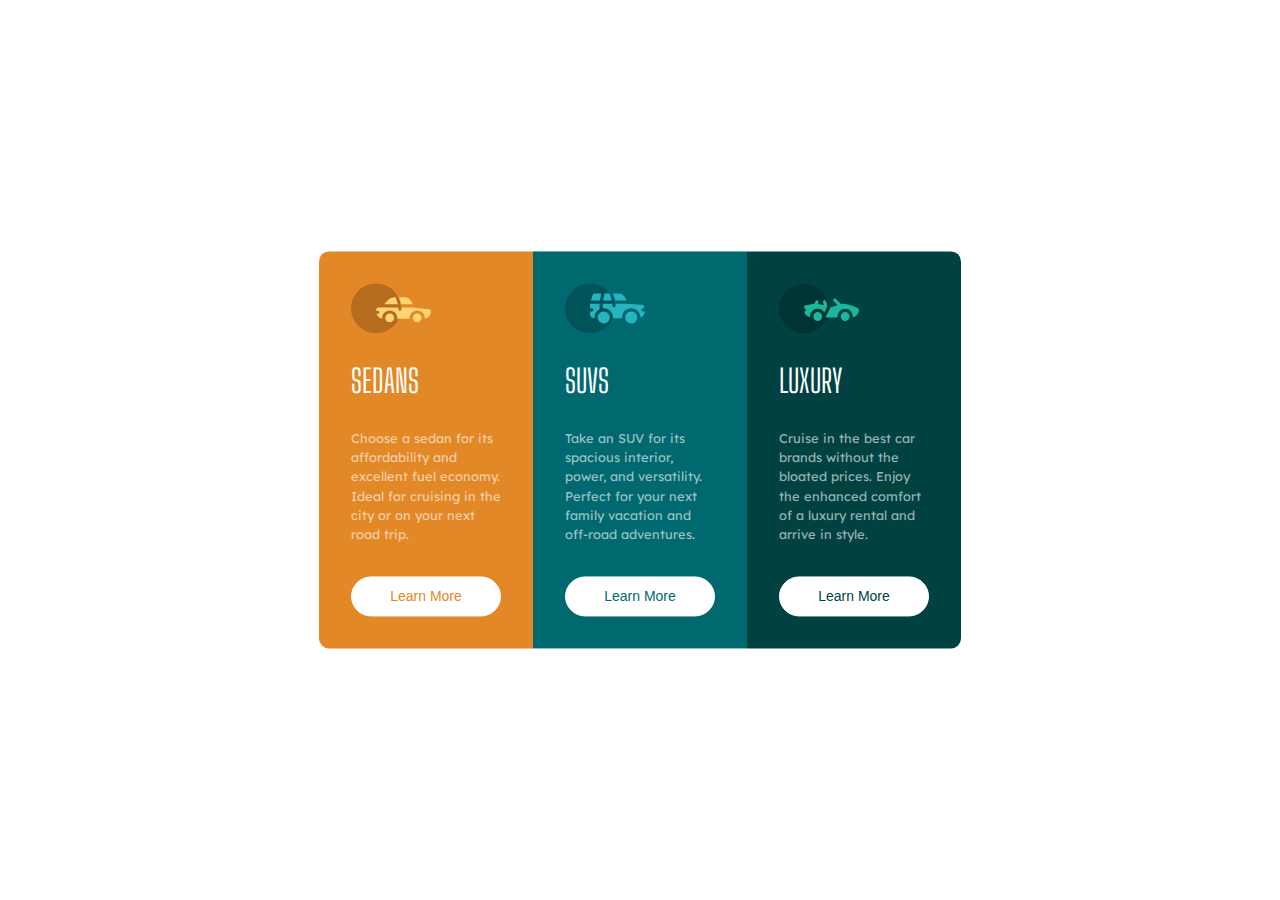
<file: 3-column-card/index.html>
<!DOCTYPE html>
<html lang="en">

<head>
  <meta charset="UTF-8">
  <meta name="viewport" content="width=device-width, initial-scale=1.0">
  <!-- displays site properly based on user's device -->

  <link rel="icon" type="image/png" sizes="32x32" href="./images/favicon-32x32.png">
  <link rel="stylesheet" href="/base.css">
  <link rel="stylesheet" href="./styles.css">

  <title>Frontend Mentor | 3-column preview card component</title>

  <!-- Feel free to remove these styles or customise in your own stylesheet 👍 -->
  <style>
    .attribution {
      font-size: 11px;
      text-align: center;
    }

    .attribution a {
      color: hsl(228, 45%, 44%);
    }
  </style>
</head>

<body>
  <main class="container">
    <section class="sedans">
      <img src="./assets/icon-sedans.svg" alt="Sedans">
      <h1>Sedans</h1>
      <p>Choose a sedan for its affordability and excellent fuel economy. Ideal for cruising in the city
        or on your next road trip.</p>
      <button class="btn--orange">Learn More</button>

    </section>

    <section class="suvs">
      <img src="./assets/icon-suvs.svg" alt="Sedans">
      <h1>SUVs</h1>
      <p>Take an SUV for its spacious interior, power, and versatility. Perfect for your next family vacation
        and off-road adventures.</p>
      <button class="btn--cyan">Learn More</button>
    </section>

    <section class="luxury">
      <img src="./assets/icon-luxury.svg" alt="Sedans">
      <h1>Luxury</h1>
      <p> Cruise in the best car brands without the bloated prices. Enjoy the enhanced comfort of a luxury
        rental and arrive in style.</p>
      <button class="btn--darkcyan">Learn More</button>
    </section>
  </main>
</body>

</html>
</file>
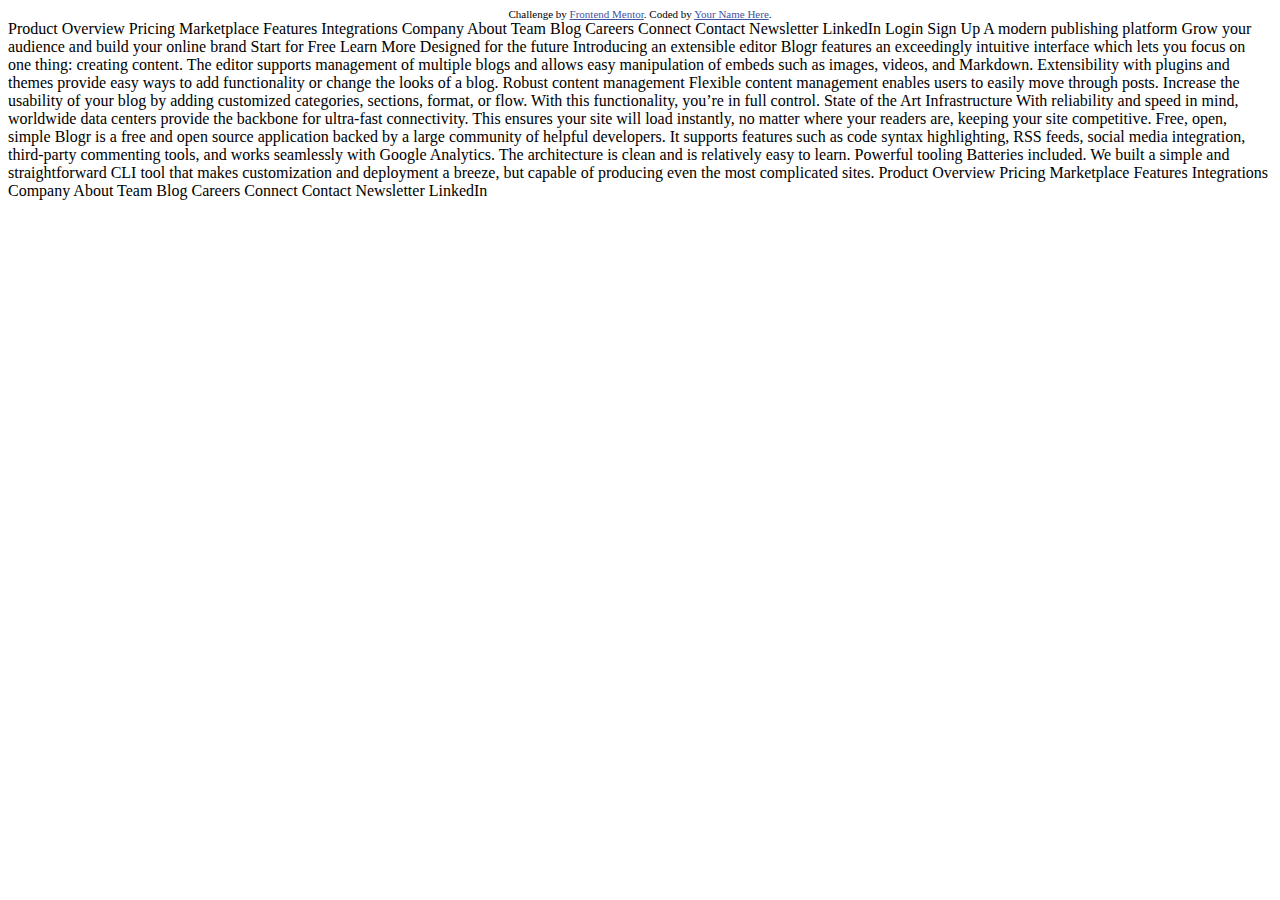
<file: blogr/index.html>
<!DOCTYPE html>
<html lang="en">

<head>
  <meta charset="UTF-8">
  <meta name="viewport" content="width=device-width, initial-scale=1.0">
  <!-- displays site properly based on user's device -->

  <link rel="icon" type="image/png" sizes="32x32" href="./images/favicon-32x32.png">

  <title>Frontend Mentor | [Blogr]</title>

  <!-- Feel free to remove these styles or customise in your own stylesheet 👍 -->
  <style>
    .attribution {
      font-size: 11px;
      text-align: center;
    }

    .attribution a {
      color: hsl(228, 45%, 44%);
    }
  </style>
</head>

<body>


  <div class="attribution">
    Challenge by <a href="https://www.frontendmentor.io?ref=challenge" target="_blank">Frontend Mentor</a>.
    Coded by <a href="#">Your Name Here</a>.
  </div>
</body>

</html>

Product

Overview
Pricing
Marketplace
Features
Integrations

Company

About
Team
Blog
Careers

Connect

Contact
Newsletter
LinkedIn

Login
Sign Up

A modern publishing platform
Grow your audience and build your online brand

Start for Free
Learn More

Designed for the future

Introducing an extensible editor
Blogr features an exceedingly intuitive interface which lets you focus on one thing: creating content.
The editor supports management of multiple blogs and allows easy manipulation of embeds such as images,
videos, and Markdown. Extensibility with plugins and themes provide easy ways to add functionality or
change the looks of a blog.

Robust content management
Flexible content management enables users to easily move through posts. Increase the usability of your blog
by adding customized categories, sections, format, or flow. With this functionality, you’re in full control.

State of the Art Infrastructure
With reliability and speed in mind, worldwide data centers provide the backbone for ultra-fast connectivity.
This ensures your site will load instantly, no matter where your readers are, keeping your site competitive.

Free, open, simple
Blogr is a free and open source application backed by a large community of helpful developers. It supports
features such as code syntax highlighting, RSS feeds, social media integration, third-party commenting tools,
and works seamlessly with Google Analytics. The architecture is clean and is relatively easy to learn.

Powerful tooling
Batteries included. We built a simple and straightforward CLI tool that makes customization and deployment a breeze, but
capable of producing even the most complicated sites.

Product

Overview
Pricing
Marketplace
Features
Integrations

Company

About
Team
Blog
Careers

Connect

Contact
Newsletter
LinkedIn
</file>
<file: base.css>
html, body, div, span, applet, object, iframe,
h1, h2, h3, h4, h5, h6, p, blockquote, pre,
a, abbr, acronym, address, big, cite, code,
del, dfn, em, img, ins, kbd, q, s, samp,
small, strike, strong, sub, sup, tt, var,
b, u, i, center,
dl, dt, dd, ol, ul, li,
fieldset, form, label, legend,
table, caption, tbody, tfoot, thead, tr, th, td,
article, aside, canvas, details, embed,
figure, figcaption, footer, header, hgroup,
menu, nav, output, ruby, section, summary,
time, mark, audio, video {
  margin: 0;
  padding: 0;
  border: 0;
  font-size: 100%;
  font: inherit;
  vertical-align: baseline;
}

article, aside, details, figcaption, figure,
footer, header, hgroup, menu, nav, section {
  display: block;
}
body {
  line-height: 1;
}
ol, ul {
  list-style: none;
}
blockquote, q {
  quotes: none;
}
blockquote:before, blockquote:after,
q:before, q:after {
  content: '';
  content: none;
}
table {
  border-collapse: collapse;
  border-spacing: 0;
}

img, iframe {
  vertical-align: bottom;
  max-width: 100%;
}

input, textarea, select {
  font: inherit;
}

* {
  -webkit-box-sizing: border-box;
  -moz-box-sizing: border-box;
  box-sizing: border-box;
  -webkit-font-smoothing: antialiased;
  text-rendering: optimizeLegibility;
}
</file>
<file: 3-column-card/styles.css>
@import url("https://fonts.googleapis.com/css2?family=Big+Shoulders+Display:wght@700&family=Lexend+Deca&display=swap");

:root {
  --orange: hsl(31, 77%, 52%);
  --cyan: hsl(184, 100%, 22%);
  --dark-cyan: hsl(179, 100%, 13%);
  --white: #fff;
}

body {
  background-color: white;
  font-size: 1rem;
  color: var(--white);
  font-family: "Lexend Deca";
  padding: 2rem;
}

section {
  padding: 2rem;
  width: 100%;
  display: flex;
  flex-direction: column;
  justify-content: space-between;
  gap: 2rem;
}

section img {
  max-width: 80px;
  width: 100%;
}

section h1 {
  font-family: "Big Shoulders Display";
  font-size: 2rem;
  text-transform: uppercase;
}

section p {
  max-width: 250px;
  width: 100%;
  line-height: 1.5;
  font-size: 0.8rem;
  color: rgba(255, 255, 255, 0.6);
}

section.sedans {
  background-color: var(--orange);
  border-top-left-radius: 10px;
  border-top-right-radius: 10px;
}

section.suvs {
  background-color: var(--cyan);
}

section.luxury {
  background-color: var(--dark-cyan);
  border-bottom-left-radius: 10px;
  border-bottom-right-radius: 10px;
}

button {
  background-color: #fff;
  border: 1px solid white;
  border-radius: 50px;
  height: 40px;
  width: 150px;
  font-size: 0.875rem;
  padding: 5px 20px;
  transition: all 0.2s ease;
  cursor: pointer;
}

button.btn--orange {
  color: var(--orange);
}

button.btn--cyan {
  color: var(--cyan);
}

button.btn--darkcyan {
  color: var(--dark-cyan);
}

button:hover {
  background: none;
  color: white;
}

@media (min-width: 768px) {
  main.container {
    display: flex;
    position: fixed;
    top: 50%;
    left: 50%;
    transform: translate(-50%, -50%);
  }

  section.sedans {
    border-top-left-radius: 10px;
    border-top-right-radius: 0;
    border-bottom-left-radius: 10px;
  }

  section.luxury {
    border-top-right-radius: 10px;
    border-bottom-right-radius: 10px;
    border-bottom-left-radius: 0;
  }
}
</file>
